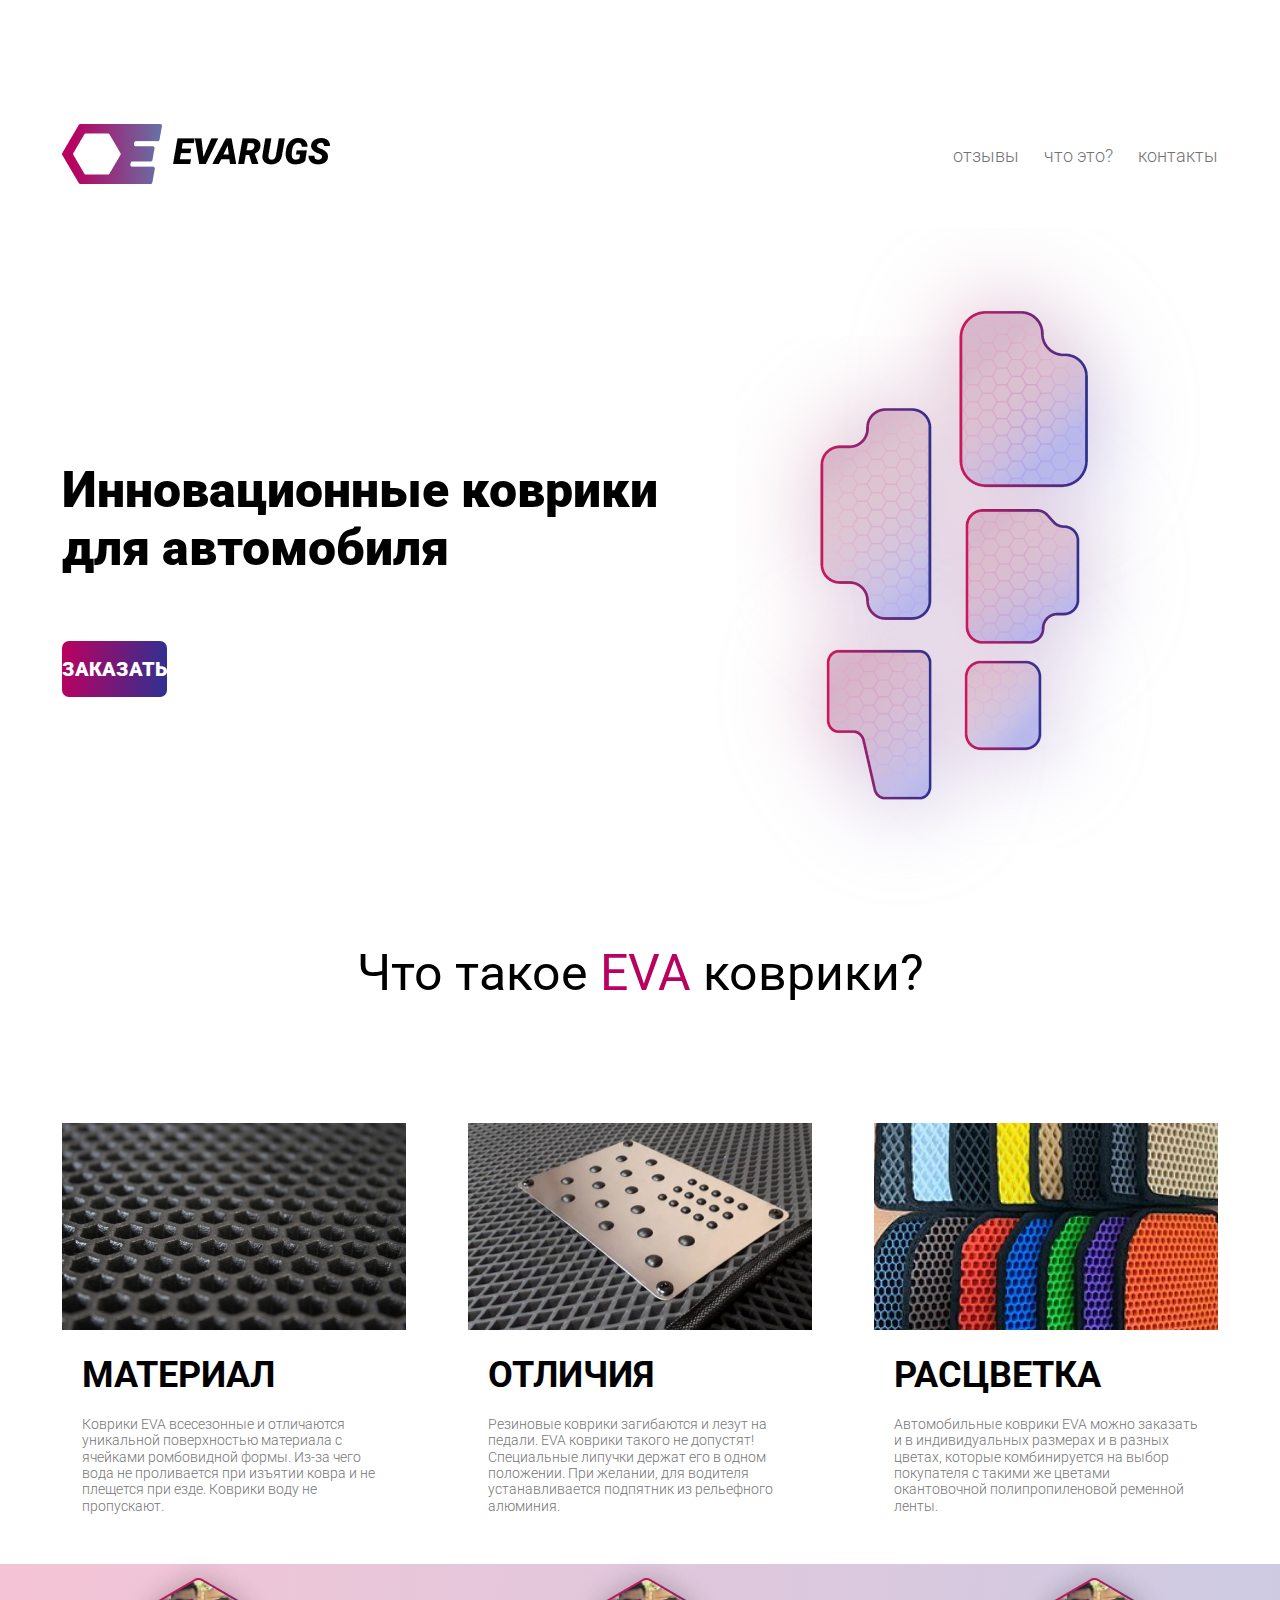
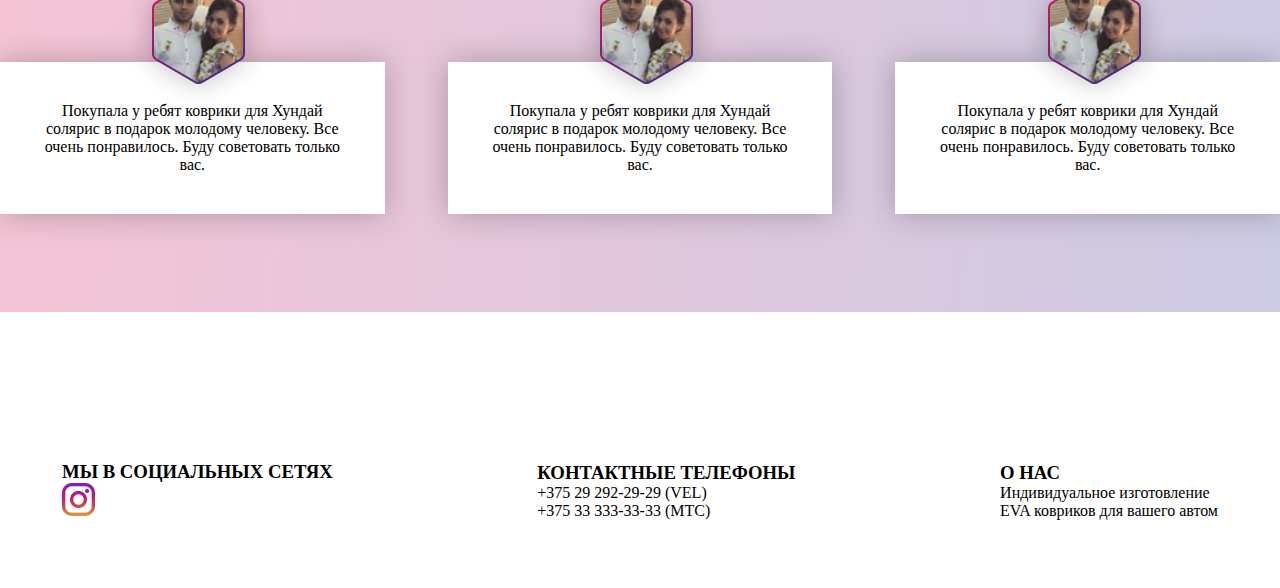
<file: index.html>
<!DOCTYPE html>
<html lang="en">
  <head>
    <meta charset="UTF-8" />
    <meta name="viewport" content="width=device-width, initial-scale=1.0" />
    <title>Document</title>
    <link rel="preconnect" href="https://fonts.googleapis.com">
<link rel="preconnect" href="https://fonts.gstatic.com" crossorigin>
<link href="https://fonts.googleapis.com/css2?family=DM+Serif+Display:ital@0;1&family=Inter:ital,opsz,wght@0,14..32,100..900;1,14..32,100..900&family=Montserrat:ital,wght@0,100..900;1,100..900&family=Mulish:ital,wght@0,200..1000;1,200..1000&family=Nosifer&family=Oswald&family=Plus+Jakarta+Sans:ital,wght@0,200..800;1,200..800&family=Public+Sans:ital,wght@0,100..900;1,100..900&family=Roboto:ital,wght@0,100;0,300;0,400;0,500;0,700;0,900;1,100;1,300;1,400;1,500;1,700;1,900&display=swap" rel="stylesheet">
    <link rel="stylesheet" href="./main.css" />
  </head>
  <body>
    <header class="header">
      <div class="container">
        <nav class="header__nav">
          <a href="./index.html">
            <img src="./images/Group 2.png" alt="" />
          </a>
          <ul class="header__list">
            <li class="header__item">
              <a href="#" class="header__link">отзывы</a>
            </li>
            <li class="header__item">
              <a href="#" class="header__link">что это?</a>
            </li>
            <li class="header__item">
              <a href="#" class="header__link">контакты</a>
            </li>
          </ul>
        </nav>
      </div>
    </header>

    <main>
      <section class="hero">
        <div class="container">
          <div class="wrapper">
            <div class="text__box">
              <h1 class="title">Инновационные коврики для автомобиля</h1>
              <a role="button" href="./registor.html" class="button">ЗАКАЗАТЬ</a>
            </div>
            <img src="./images/коврф 1.png" alt="" />
          </div>
        </div>
      </section>

      <section class="hero1">
        <div class="container">
          <h1 class="title1">Что такое <span>EVA</span> коврики?</h1>
          <div class="wrapper1">
            <div class="cards">
              <img src="./images/image00004 1.jpg" alt="" />
              <div class="card">
                <h1>МАТЕРИАЛ</h1>
                <p>
                  Коврики EVA всесезонные и отличаются уникальной поверхностью
                  материала с ячейками ромбовидной формы. Из-за чего вода не
                  проливается при изъятии ковра и не плещется при езде. Коврики
                  воду не пропускают.
                </p>
              </div>
            </div>

            <div class="cards">
              <img src="./images/file 1 (3).jpg" alt="" />
              <div class="card">
                <h1>ОТЛИЧИЯ</h1>
                <p>
                  Резиновые коврики загибаются и лезут на педали. EVA коврики такого не допустят! Специальные липучки держат его в одном положении. При желании, для водителя устанавливается подпятник из рельефного алюминия.
                </p>
              </div>
            </div>

            <div class="cards">
              <img src="./images/kov1-1-300x225 1 (2).jpg" alt="" />
              <div class="card">
                <h1>РАСЦВЕТКА</h1>
                <p>
                  Автомобильные коврики EVA можно заказать и в индивидуальных размерах и в разных цветах, которые комбинируется на выбор покупателя с такими же цветами окантовочной полипропиленовой ременной ленты.
                </p>
              </div>
            </div>
          </div>
        </div>
      </section>

      <section class="hero2">
        <div class="bot">
          <div class="card__wrapper">
            <div class="cards__box">
              <img src="./images/Mask Group.png" alt="">
              <p class="card__text">
                Покупала у ребят коврики для Хундай солярис в подарок молодому человеку. Все очень понравилось. Буду советовать только вас.
              </p>
            </div>

            <div class="cards__box">
              <img src="./images/Mask Group.png" alt="">
              <p class="card__text">
                Покупала у ребят коврики для Хундай солярис в подарок молодому человеку. Все очень понравилось. Буду советовать только вас.
              </p>
            </div>

            <div class="cards__box">
              <img src="./images/Mask Group.png" alt="">
              <p class="card__text">
                Покупала у ребят коврики для Хундай солярис в подарок молодому человеку. Все очень понравилось. Буду советовать только вас.
              </p>
            </div>
          </div>
        </div>
      </section>
    </main>

    <footer>
        <div class="container">
          <div class="footer__wrapper">
            <div class="footer__content">
              <h3>МЫ В СОЦИАЛЬНЫХ СЕТЯХ</h3>
              <img src="./images/512px-Instagram_new 1 (1).png" alt="">
            </div>

            <div class="footer__content">
              <h3>КОНТАКТНЫЕ ТЕЛЕФОНЫ</h3>
              <p>+375 29 292-29-29 (VEL)</p>
              <p>+375 33 333-33-33 (МТС)</p>
            </div>

            <div class="footer__content">
              <h3>О НАС</h3>
              <p>Индивидуальное изготовление</p> 
              <p>EVA ковриков для вашего автом</p>
            </div>
          </div>
        </div>
    </footer>

    <footer class="footer">
      <div class="container">
        <div class="wpappe">
          <div class="conten">
            <h3>КОНТАКТНЫЕ ТЕЛЕФОНЫ</h3>
            <p>+375 29 292-29-29 (VEL)
            <p>+375 33 333-33-33 (МТС)</p>
          </div>

          <div class="conten">
            <h3>МЫ В СОЦИАЛЬНЫХ СЕТЯХ</h3>
            <img src="./images/512px-Instagram_new 1 (1).png" alt="">
          </div>

          
          <div class="conten">
            <h3>О НАС</h3>
            <p>Индивидуальное изготовление</p>
            <p>EVA ковриков для вашего автомобиля</p>
          </div>
        </div>
      </div>
    </footer>
  </body>
</html>
</file>
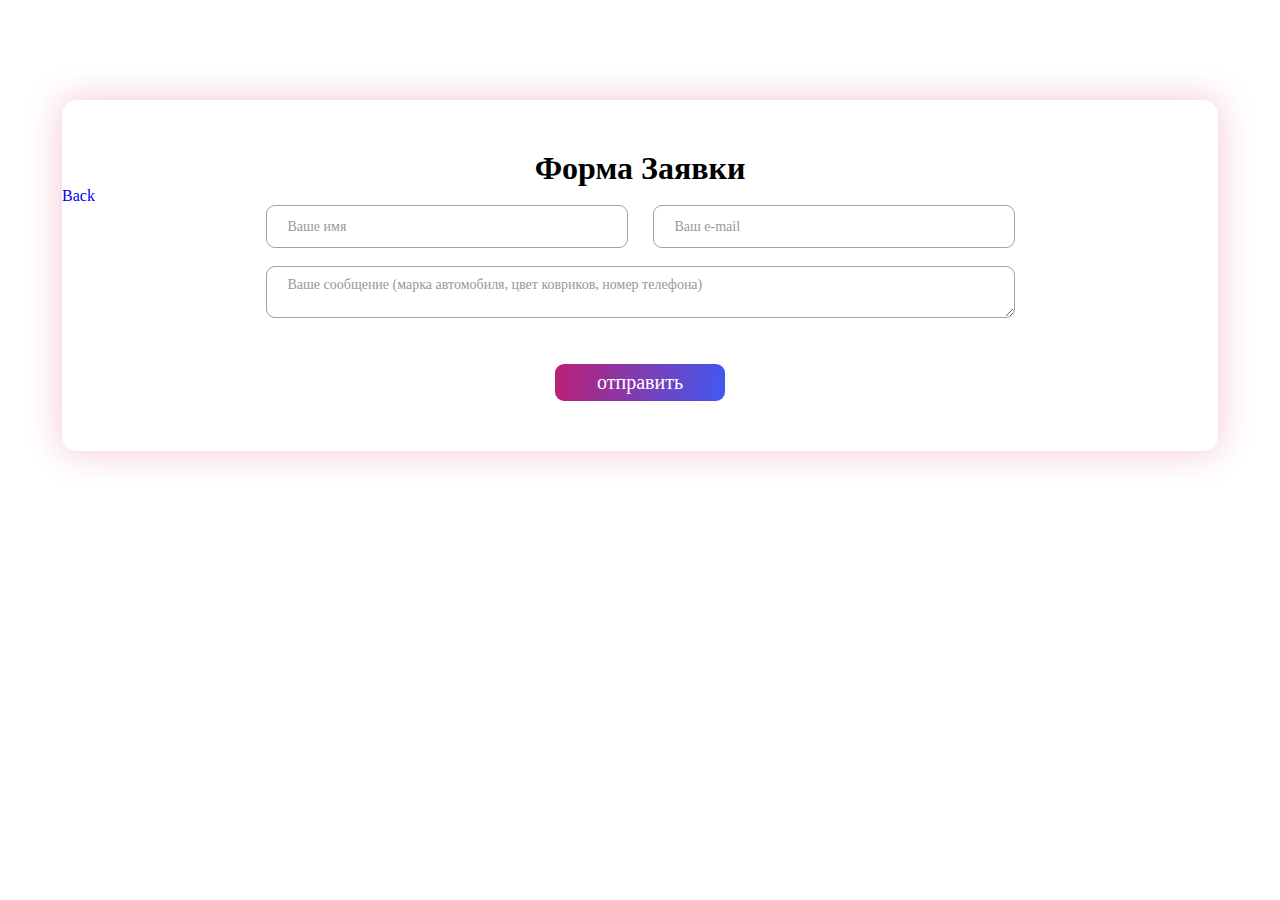
<file: registor.html>
<!DOCTYPE html>
<html lang="en">
  <head>
    <meta charset="UTF-8" />
    <meta name="viewport" content="width=device-width, initial-scale=1.0" />
    <title>Document</title>
    <link rel="stylesheet" href="./main.css" />
  </head>
  <body>
    <div class="container">
      <div class="register">
        <h1 class="beholder">Форма Заявки</h1>
        <a href="./index.html">Back</a>
        <form action="">
          <div class="register__top">
            <input type="text" placeholder="Ваше имя" />
            <input type="email" placeholder="Ваш e-mail" />
          </div>
          <textarea placeholder="Ваше сообщение (марка автомобиля, цвет ковриков, номер телефона)" name="" id=""></textarea>
          <button type="submit">отправить</button>
        </form>
      </div>
    </div>
  </body>
</html>
</file>
<file: main.css>
*{
    margin: 0;
    padding: 0;
    box-sizing: border-box;
    list-style: none;
    text-decoration: none;
}
.header{
    padding-top: 124px;
}
.container{
    max-width: 1196px;
    width: 100%;
    margin: 0 auto;
    padding: 0 20px;
}
.header__nav{
    display: flex;
    align-items: center;
    justify-content: space-between;
}
.header__list{
    display: flex;
    align-items: center;
    gap: 25px;
}
.header__link{
    font-family: "Roboto";
    font-size: 18px;
    font-weight: 300;
    line-height: 21.09px;
    color: rgba(115, 115, 115, 1);
}
.hero{
    padding-top: 40px;
}
.wrapper{
    display: flex;
    align-items: center;
    justify-content: space-between;
}
.text__box{
    width: 596px;
}
.title{
    font-family: "Roboto";
    font-size: 50px;
    font-weight: 900;
    line-height: 58.59px;
    color: rgba(0, 0, 0, 1);
    margin-bottom: 80px;
}
.button{
    max-width: 179px;
    width: 100%;
    margin: 0 auto;
    border-radius: 7px;
    background: linear-gradient(95.2deg, #B90160 2.23%, #2E3192 99.51%);
    border: none;
    padding: 16px 0;
    font-family: "Roboto";
    font-size: 20px;
    font-weight: 900;
    line-height: 23.44px;
    text-align: center;
    color: #ffffff;
}
.title1{
    width: 603px;
    margin-bottom: 93px;
    margin-left: auto;
    margin-right: auto;
    text-align: center;
    font-family: "Roboto";
    font-size: 50px;
    font-weight: 400;
    line-height: 58.59px;
}
.wrapper1{
    display: flex;
    justify-content: space-between;
    align-items: center;
    margin-top: 120px;
    flex-wrap: wrap;
}
.card{
    width: 344px;
    background-color: (255, 255, 255, 1);
    padding: 20px;
}
.card h1{
    font-family: "Roboto";
    font-size: 36px;
    font-weight: 700;
    line-height: 42.19px;
}
.card p{
    font-family: "Roboto";
    font-size: 14px;
    font-weight: 300;
    line-height: 16.41px;
    padding-top: 20px;
    color: rgba(118, 118, 118, 1);
}
.hero1{
    padding-top: 30px;
    padding-bottom: 30px;
}
span{
    color: #B90160;
}
.hero2{
    padding: 98px 0;
    background: linear-gradient(94.31deg, rgba(212, 20, 90, 0.25) 0.96%, rgba(46, 49, 146, 0.25) 104.83%);
}
.cards__box{
    max-width: 400px;
    width: 100%;
    box-shadow: 0px 0px 30px 0px rgba(0, 0, 0, 0.25);
    background: rgba(255, 255, 255, 1);
    text-align: center;
    padding: 40px;
    position: relative;
}
.cards__box img{
    position: absolute;
    top: calc(50% - 190px);
    left: calc(50% - 70px);
}
.card__wrapper{
    display: flex;
    align-items: center;
    justify-content: space-between;
    gap: 63px;
}
footer{
    margin-top: 149px;
    margin-bottom: 68px;
}
.footer__wrapper{
    display: flex;
    align-items: center;
    justify-content: space-between;
}
.footer{
    display: none;
}
.register{
    padding: 50px 0;
    max-width: 1180px;
    width: 100%;
    margin: 100px auto;
    border-radius: 15px;
    background-color: rgba(255, 255, 255, 1);
    box-shadow: 0px 0px 35px 0px rgba(212, 20, 90, 0.25);
}
form{
    max-width: 749px;
    width: 100%;
    margin: 0 auto;
}
input{
    max-width: 362px;
    width: 100%;
    border-radius: 9px;
    border: 1px solid rgba(161, 161, 161, 1);
    background-color: rgba(255, 255, 255, 1);
    padding: 13px 0 13px 21px;
    outline: none;
}
::placeholder{
    font-family: "Roboto";
    font-size: 14px;
    font-weight: 300;
    line-height: 16.41px;
    text-align: left;
    text-underline-position: from-font;
    text-decoration-skip-ink: none;
    color: rgba(152, 152, 152, 1);
}
.register__top{
    display: flex;
    align-items: center;
    justify-content: space-between;
    margin-bottom: 18px;
}
textarea{
    max-width: 749px;
    width: 100%;
    margin-bottom: 42px;
    border-radius: 9px;
    border: 1px solid rgba(161, 161, 161, 1);
    background-color: rgba(255, 255, 255, 1);
    padding: 10px 0 10px 21px;
    outline: none;
}
button{
    background: linear-gradient(96.12deg, #D4145A -21.03%, #3D5BF5 103.56%);
    border-radius: 9px;
    width: 170px;
    padding: 7px 0;
    font-family: "Roboto";
    font-size: 20px;
    font-weight: 400;
    line-height: 23.44px;
    text-align: center;
    text-underline-position: from-font;
    text-decoration-skip-ink: none;
    border: none;
    color: rgba(255, 255, 255, 1);
    display: flex;
    justify-content: center;
    margin: 0 auto;
}
@media(max-width:650px){
    .header__list{
        display: none;
    }
    .header__nav{
        justify-content: center;
    }
    .footer__wrapper{
        display: none;
    }
    .footer{
        display: block;
        text-align: center;
    }
    .conten{
        margin-top: 40px;
    }
}
@media(max-width:680px){
    .wrapper img{
        display: none;
    }
    .text__box{
        margin: 0 auto;
        text-align: center;
    }
}
@media(max-width:950px){
    .wrapper img{
        max-width: 368px;
        width: 100%;
    }
    .title{
        font-size: 40px;
    }
}
@media(max-width:1070px){
    .wrapper1{
        flex-direction: column;
        align-items: center;
    }
    .card{
        max-width: 600px;
        width: 100%;
        text-align: center;
    }
    .cards img{
        max-width: 626px;
        width: 100%;
        height: auto;
        display: block;
    }
}
@media(max-width: 900px){
    .card__wrapper{
        flex-wrap: wrap;
    }
    .cards__box{
        max-width: 500px;
        margin: 50px auto;
    }
}
@media(max-width: 781px){
    .register__top{
        flex-direction: column;
        align-items: center;
    }
    .register{
        padding-left: 20px;
        padding-right: 20px;
    }
    input{
        max-width: inherit;
        margin-bottom: 10px;
    }
}
.beholder{
   text-align: center;
}
</file>
